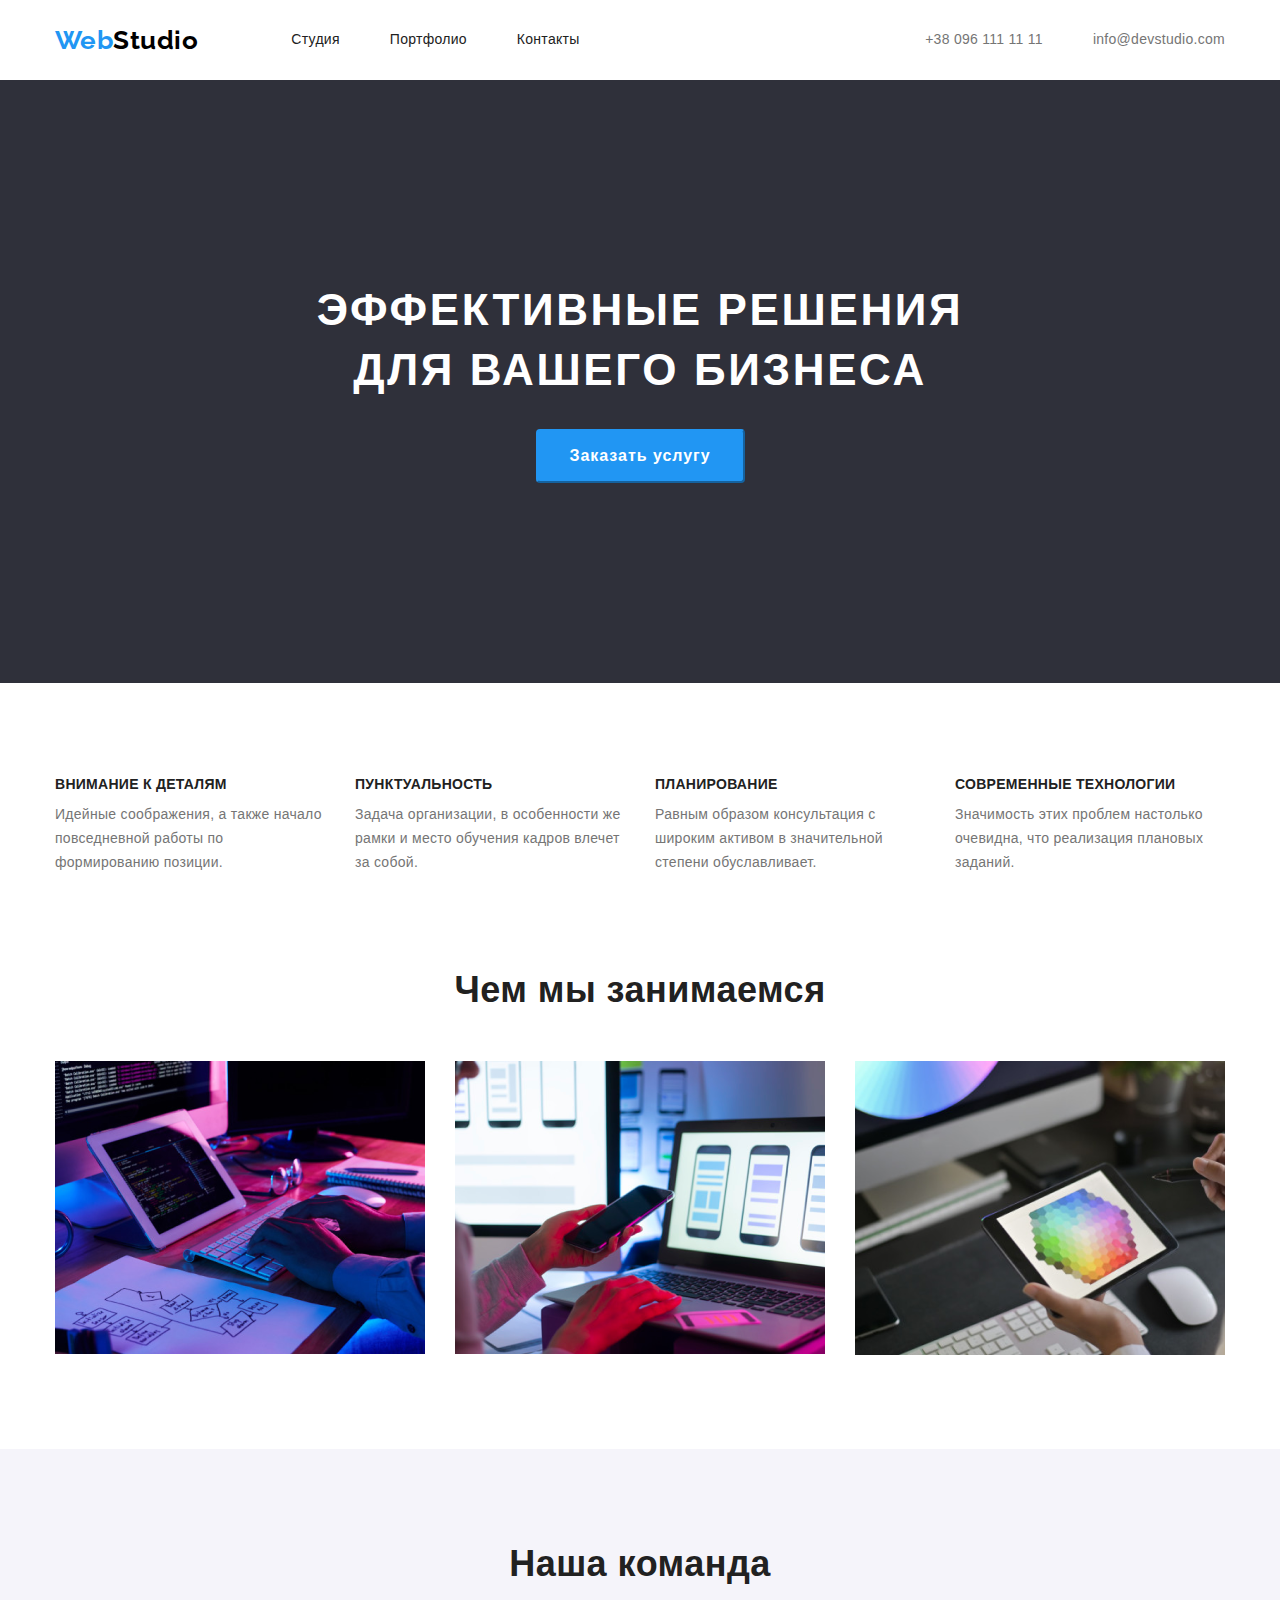
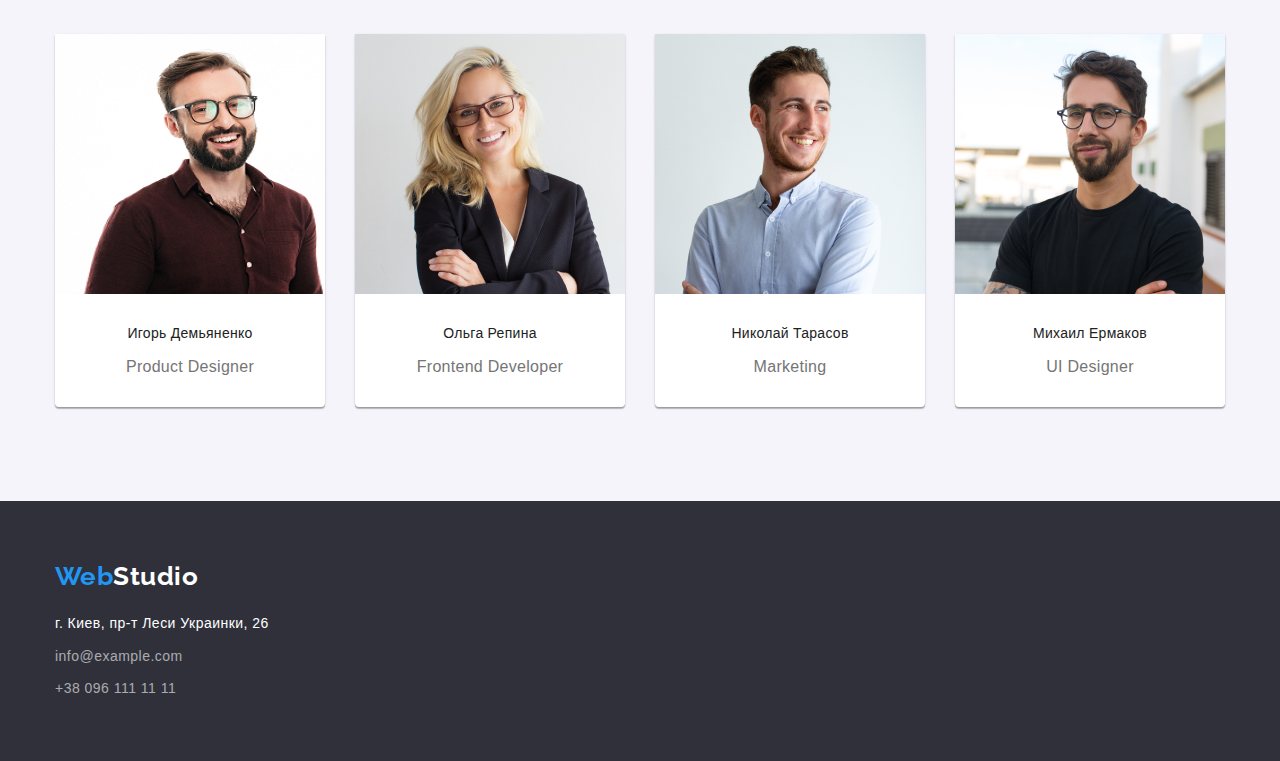
<file: index.html>
<!DOCTYPE html> 
<html lang="en">
  <head>
    <meta charset="UTF-8" />
    <meta name="WebStudio" content="width=device-width, initial-scale=1.0" />
    <title>WebStudio (Version 2.0)</title>
    <link rel="stylesheet" href="https://cdnjs.cloudflare.com/ajax/libs/modern-normalize/0.7.0/modern-normalize.min.css"/>
    <link href="https://fonts.googleapis.com/css2?family=Raleway:wght@700&display=fallback"
    rel="stylesheet" type="text/css"/>
    <link rel="stylesheet" href="css/styles.css">
    </head>

<body>
  <!--head line-->
  <header class="header">
    
    <!--navigation-->
    <div class="container navigation">
    <nav class="site-navigation">
    <a class="logo-header" href="./index.html"><span class="logo">Web</span>Studio</a>
    <ul class="list">
    <li class="item"><a href="./index.html" class="link">Студия</a></li>
    <li class="item"><a href="./portfolio.html" class="link">Портфолио</a></li>
    <li class="item"><a href="contacts" class="link">Контакты</a></li>
    </ul>
    </nav>
    <ul class="ctcs list">
    <li class="item"><a href="tel:0961111111" class="link">+38 096 111 11 11</a></li>
    <li class="item"><a href="mailto:info@devstudio.com" class="link">info@devstudio.com</a></li>
    </ul>
    </div>
  </header>

      <!--main container-->
    <main>
    <section class="effective-desisions">
    <h1 class="effective-title">Эффективные решения <br /> для вашего бизнеса</h1>
    <button class="button">Заказать услугу</button>
    </section>
    
    <section class="advantages">
    <div class="container">
    <ul class="advantages-list list">
    <li class="item">
    <h3 class="advantages-title">Внимание к деталям</h3>
    <p class="advantages-text">Идейные соображения, а также начало повседневной работы по формированию позиции.</p>
    </li>
    <li class="item">
    <h3 class="advantages-title">Пунктуальность</h3>
    <p class="advantages-text">Задача организации, в особенности же рамки и место обучения кадров влечет за собой.</p>
    </li>
    <li class="item">
    <h3 class="advantages-title">Планирование</h3>
    <p class="advantages-text">Равным образом консультация с широким активом в значительной степени обуславливает.</p>
    </li>
    <li class="item">
    <h3 class="advantages-title">Современные технологии</h3>
    <p class="advantages-text">Значимость этих проблем настолько очевидна, что реализация плановых заданий.</p>
    </li>
    </ul>
      </div>
    </section>

    <!--what we do container-->
    <section class="service">
<h2  class="service-title">Чем мы занимаемся</h2>
<div class="container">
<ul class="list">
<li class="item"><img src="./img/1.png" alt="Создаем современные веб сайты" width="370"></li>
<li class="item"><img src="./img/2.png" alt="Интегрируем под работу на мобильных устройствах" width="370"></li>
<li class="item"><img src="./img/3.png" alt="Оформляем веб дизайн" width="370"></li>
</ul>
</div>
    </section>

<!--our team-->
<section class="our-team">
<div class="container">
<h2 class="team-title">Наша команда</h2>
<ul class="list">
<li class="item">
<img src="./img/pd.png" alt="Игорь Демьяненко" width="270" height="260">
<h3 class="team-name list">Игорь Демьяненко</h3>
<p class="function">Product Designer</p>
</li>

<li class="item">
<img src="./img/fd.png" alt="Ольга Репина" width="270" height="260">
<h3 class="team-name list">Ольга Репина</h3>
<p class="function">Frontend Developer</p>
</li>

<li class="item">
<img src="./img/mk.png" alt="Николай Тарасов" width="270" height="260">
<h3 class="team-name list">Николай Тарасов</h3>
<p class="function">Marketing</p>
</li>

<li class="item">
<img src="./img/ui.png" alt="Михаил Ермаков" width="270" height="260">
<h3 class="team-name list">Михаил Ермаков</h3>
<p class="function">UI Designer</p>
</li>
</ul>
</div>
</section>
</main>

<footer class="footer">
  <div class="container">
  <a  href="./index.html" class="logo-header"><span class="logo">Web</span>Studio</a>

  <address class="address">
  <a class="street link" href="https://www.google.com.ua/maps/place/%D0%B1%D1%83%D0%BB.+%D0%9B%D0%B5%D1%81%D0%B8+%D0%A3%D0%BA%D1%80%D0%B0%D0%B8%D0%BD%D0%BA%D0%B8,+26,+%D0%9A%D0%B8%D0%B5%D0%B2,+02000/@50.4265841,30.5361971,17z/data=!3m1!4b1!4m5!3m4!1s0x40d4cf0e033ecbe9:0x57a4dffefec77da0!8m2!3d50.4265807!4d30.5383858?hl=ru&authuser=0"
  target="blank">г. Киев, пр-т Леси Украинки, 26</a>
  <a href="mailto:info@example.com" class="contacts link">info@example.com</a>
  <a href="tel:0961111111" class="contacts link">+38 096 111 11 11</a>
  </address>
</div>
</footer>
</body>
</html>
</file>
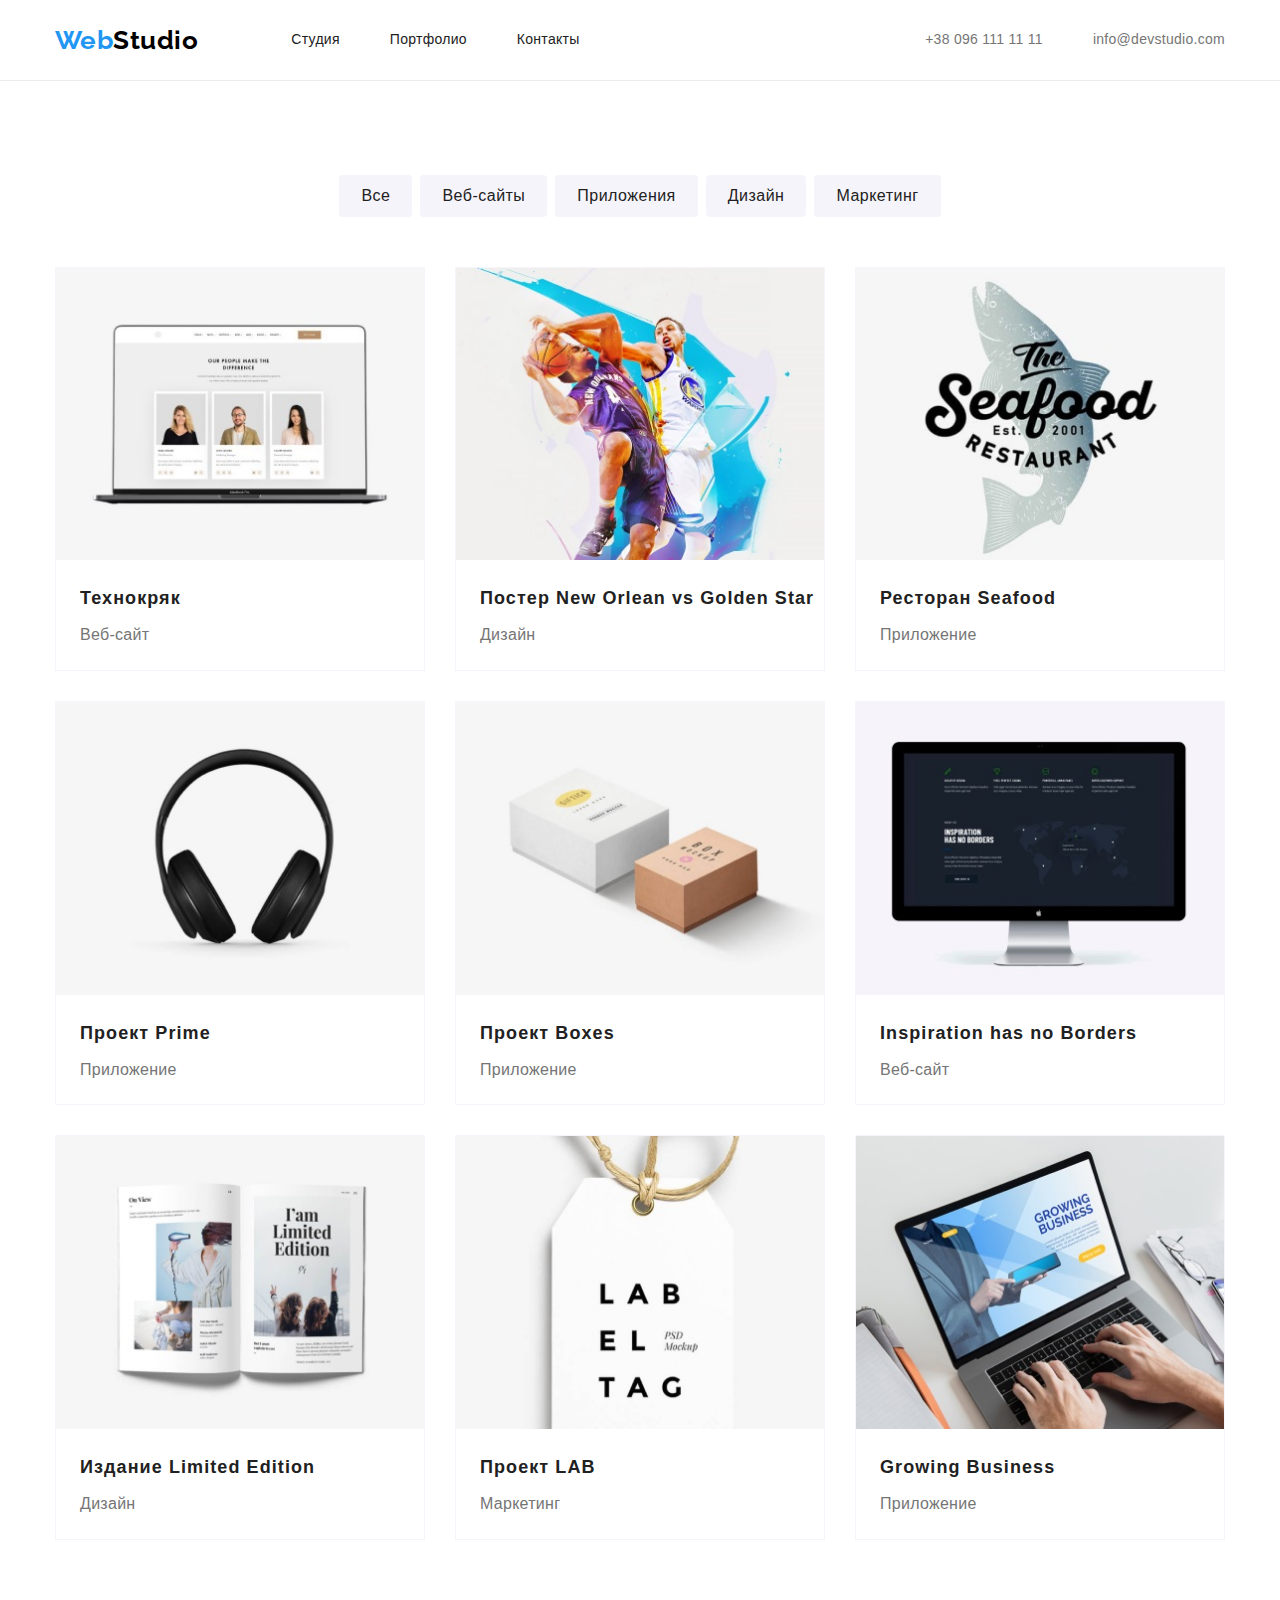
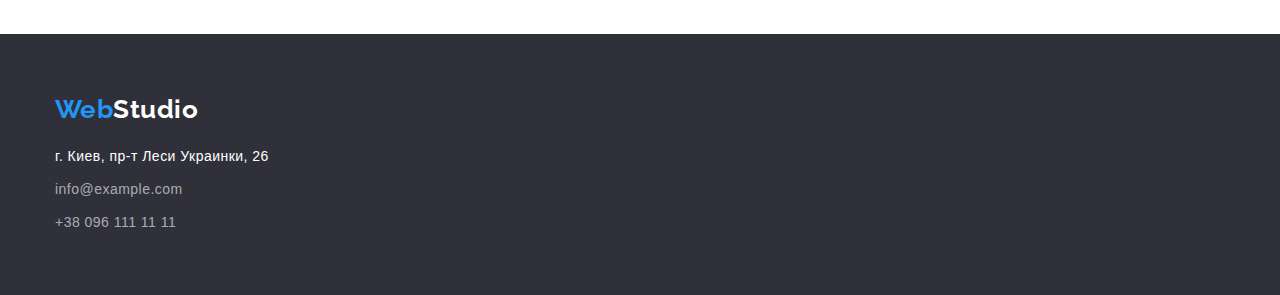
<file: portfolio.html>
<!DOCTYPE html>
<html lang="en">
  <head>
    <meta charset="UTF-8" />
    <meta name="Portfolio" content="width=device-width, initial-scale=1.0" />
    <title>WebStudio (Version 2.0)</title>
    <link rel="stylesheet" href="https://cdnjs.cloudflare.com/ajax/libs/modern-normalize/0.7.0/modern-normalize.min.css"/>
    <link href="https://fonts.googleapis.com/css2?family=Raleway:wght@700&display=fallback"
    rel="stylesheet" type="text/css"/>
    <link rel="stylesheet" href="css/styles.css">
    </head>

<body>
  <!--head line-->
  <header class="header">
    
    <!--navigation-->
    <div class="container navigation">
    <nav class="site-navigation">
    <a class="logo-header" href="./index.html"><span class="logo">Web</span>Studio</a>
    <ul class="list">
    <li class="item"><a href="./index.html" class="link">Студия</a></li>
    <li class="item"><a href="./portfolio.html" class="link">Портфолио</a></li>
    <li class="item"><a href="contacts" class="link">Контакты</a></li>
    </ul>
    </nav>
    <ul class="ctcs list">
    <li class="item"><a href="tel:0961111111" class="link">+38 096 111 11 11</a></li>
    <li class="item"><a href="mailto:info@devstudio.com" class="link">info@devstudio.com</a></li>
    </ul>
    </div>
  </header>
  
  <main>
        <!-- <h1>Portfolio</h1> -->
  <section class="examples">
    <div class="container">
  
    <!-- <h2>Filter portfolio</h2> -->
  <ul class="nav-list list">
    <li class="item"><a href="" class="buttons">Все</a></li>
    <li class="item"><a href="" class="buttons">Веб-сайты</a></li>
    <li class="item"><a href="" class="buttons">Приложения</a></li>
    <li class="item"><a href="" class="buttons">Дизайн</a></li>
    <li class="item"><a href="" class="buttons">Маркетинг</a></li>
  </ul>
  
  <!--projects-->
  
  <ul class="examples-list list">
  <li>
    <a class="link" href=""><img src="./img/techcrack.jpg" alt="Технокряк" width="370" height="294">
    <h3 class="examples-title">Технокряк</h3>
    <p class="examples-text">Веб-сайт</p></a>
    
  </li>
  
  <li>
    <a class="link" href=""><img src="./img/poster.jpg" alt="Постер New Orlean vs Golden Star" width="370" height="294">
    <h3 class="examples-title">Постер New Orlean vs Golden Star</h3>
    <p class="examples-text">Дизайн</p></a>
  </li>
  
  <li>
    <a class="link" href=""><img src="./img/restaurant.jpg" alt="Ресторан Seafood" width="370" height="294">
    <h3 class="examples-title">Ресторан Seafood</h3>
    <p class="examples-text">Приложение</p></a>
  </li>
  
  <li>
    <a class="link" href=""><img src="./img/prime.jpg" alt="Проект Prime" width="370" height="294">
    <h3 class="examples-title">Проект Prime</h3>
    <p class="examples-text">Приложение</p></a>
  </li>
  
  <li>
    <a class="link" href=""><img src="./img/boxes.jpg" alt="Проект Boxes" width="370" height="294">
    <h3 class="examples-title">Проект Boxes</h3>
    <p class="examples-text">Приложение</p></a>
  </li>
  
  <li>
    <a class="link" href=""><img src="./img/web.jpg" alt="Inspiration has no Borders" width="370" height="294">
    <h3 class="examples-title">Inspiration has no Borders</h3>
    <p class="examples-text">Веб-сайт</p></a>
  </li>
  
  <li>
    <a class="link" href=""><img src="./img/limited.jpg" alt="Издание Limited Edition" width="370" height="294">
    <h3 class="examples-title">Издание Limited Edition</h3>
    <p class="examples-text">Дизайн</p></a>
  </li>
  
  <li>
    <a class="link" href=""><img src="./img/lab.jpg" alt="Проект LAB" width="370" height="294">
    <h3 class="examples-title">Проект LAB</h3>
    <p class="examples-text">Маркетинг</p></a>
  </li>
  
  <li>
    <a class="link" href=""><img src="./img/busns.jpg" alt="Growing Business" width="370" height="294">
    <h3 class="examples-title">Growing Business</h3>
    <p class="examples-text">Приложение</p></a>
  </li>
  </ul>
  </div>
  </section>
  </main>
  
  <footer class="footer">
    <div class="container">
    <a  href="./index.html" class="logo-header"><span class="logo">Web</span>Studio</a>
  
    <address class="address">
    <a class="street link" href="https://www.google.com.ua/maps/place/%D0%B1%D1%83%D0%BB.+%D0%9B%D0%B5%D1%81%D0%B8+%D0%A3%D0%BA%D1%80%D0%B0%D0%B8%D0%BD%D0%BA%D0%B8,+26,+%D0%9A%D0%B8%D0%B5%D0%B2,+02000/@50.4265841,30.5361971,17z/data=!3m1!4b1!4m5!3m4!1s0x40d4cf0e033ecbe9:0x57a4dffefec77da0!8m2!3d50.4265807!4d30.5383858?hl=ru&authuser=0"
    target="blank">г. Киев, пр-т Леси Украинки, 26</a>
    <a href="mailto:info@example.com" class="contacts link">info@example.com</a>
    <a href="tel:0961111111" class="contacts link">+38 096 111 11 11</a>
    </address>
  </div>
  </footer>
  </body>
  </html>
</file>
<file: css/styles.css>
:root {
  --white: #ffffff;
  --black: #000000;
  --active: #2196F3;
  --primary-text: #212121;
  --secondary-text: #757575;
  --gray-bgc: #f5f4fa;
  --background-dark:#2F303A;
  --ctcs: rgba(255, 255, 255, 0.6);
  --port-line: #ececec;
}

html {
	box-sizing: border-box;
}

*,
*::before,
*::after {
	box-sizing: inherit;
}

body {
  color: var(--primary-text);
  background-color: var(--white);
  font-family: "Roboto", sans-serif;
  letter-spacing: 0.03em;
}

.list {
  list-style: none;
  padding: 0px;
  margin: 0px;
}

img {
  display: block;
  max-width: 100%;
  height: auto;
}

.link {
  text-decoration: none
}

/* Navigation*/

.navigation,
.site-navigation, 
.list,
.ctcs {
	display: flex;
  align-items: center;
}

.ctcs .link {
  display: block;
  align-items: center;
}

.site-navigation .link 
{color:var(--primary-text);
  font-weight: 500;
  font-size: 14px;
  font-style: normal;
}

.navigation {
  justify-content: space-between; 
}
  
.site-navigation .link {
	display: block;
	padding: 32px 0 32px;
  font-weight: 500;
	line-height: 1.14;
	letter-spacing: 0.02em;
	text-decoration: none;
}

.site-navigation .item:not(:last-child),
.ctcs .item:not(:last-child) {
	padding-right: 50px;}

/* logo*/

.logo {
color:var(--active);
}

.logo-header {
color: var(--black);
text-decoration: none;
font-family: "Raleway", sans-serif;
font-style: normal;
font-weight: 700; 
font-size: 26px;
line-height: 1.19;
margin-right: 93px;
}

.logo:hover,
.logo:focus {
color: var(--active);
}

.list 
{font-weight: 500;
font-size: 14px;
line-height: 1.14;
letter-spacing: 0.02em;
}

/*address*/
.link {
color:var(--secondary-text);
font-weight: 500;
font-size: 14px;
font-style: normal;
}

.link:hover,
.link:focus {
color: var(--active);
}

/*Main*/

.container {
	width: 1200px;
	margin-left: auto;
	margin-right: auto;
	padding:0 15px;
}

.effective-desisions {
  background-color: var(--secondary-text);
  padding: 200px 0 200px;
  text-align: center;
  background: var(--background-dark);
}

.effective-title {
  color: var(--white);
  font-weight: 900;
  font-size: 44px;
  line-height: 1.36;
  text-transform: uppercase;
  letter-spacing: 0.06em;
  margin-top: 0px;
  }

/*button*/
.button {
  color: var(--white);
  background-color: var(--active);
  border-color: var(--active);
  border-radius: 4px;
  font-weight: 700;
  font-size: 16px;
  line-height: 1.87;
  letter-spacing: 0.06em;
  font-family: inherit;
  margin: auto;
  padding: 10px 32px;
}

.buttons {
  color: var(--primary-text);
  background-color: var(--gray-bgc);
  border-color: var(--gray-bgc);
  font-weight: 500;
  font-size: 16px;
  line-height: 1.87;
  align-items: center;
  letter-spacing: 0.03em;
  border-radius: 4px;
}

.invisible-title {color: var(--white)}

.buttons:hover {
background-color: var(--active);
color: var(--white);
}
.buttons:focus{
color:var(--white)
}

/*advantages*/
.advantages {
padding: 94px 0 94px;}
  
.advantages-list {
display: flex;
}

.advantages-list .item {
width: 270px;
}

.advantages-list .item:not(:last-child){
margin-right: 30px;
}

.advantages-list p {margin: 0 0;}

.advantages-title {
font-weight: 700;
font-size: 14px;
line-height: 1.14;
text-transform: uppercase;
margin: 0 0 10px;
}

.advantages-text {
color: var(--secondary-text);
font-size: 14px;
line-height: 1.71;
}

/*what we do*/
.service {
padding-bottom: 94px;}
  
.service-title {
color: var(--primary-text);
margin: 0 0 50px;
font-size: 36px;
line-height: 1.16;
text-align: center;
}

.service .list {display: flex;}

.service .item:not(:last-child) {
margin-right: 30px;}

/*Team*/
.our-team {
background-color: var(--gray-bgc);
padding: 94px 0 94px;
font-size: 16px;
}

.our-team .list {
display: flex;}

.our-team .item:not(:last-child)
{margin-right: 30px;}

.our-team .item
{display: flex;
flex-direction: column;
align-items: center;
background-color:var(--white);
box-shadow: 
0px 1px 3px rgba(0, 0, 0, 0.12), 
0px 1px 1px rgba(0, 0, 0, 0.14), 
0px 2px 1px rgba(0, 0, 0, 0.2);
border-radius: 0px 0px 4px 4px;}
  
.team-title {
margin: 0 0 50px;
font-size: 36px;
line-height: 1.16;
text-align: center;
color: var(--primary-text)}

.team-name {
margin-top: 30px;
line-height: 1.18;
color: var(--primary-text);
}
 
.function {
color: var(--secondary-text);
font-weight: 400;
font-size: 16px;
line-height: 1.18;
margin-bottom: 30px;
}

/*footer*/

.footer {
background-color:var(--background-dark);
padding-top: 60px;
padding-bottom: 60px;
text-align: start;
color: rgba(255, 255, 255, 0.6)
}

.footer .header {
	margin-bottom: 20px;}

.footer .link
{display: block;
font-style: normal;
color: inherit;
}

.address {color: var(--white);
font-size: 14px;
line-height: 1.71;
font-style: normal;
}

.address .contacts {color:var(--ctcs);
}

.address a:not(:last-child) {
  margin-bottom: 9px;
}

.street {padding-top: 20px;}

.footer .logo-header {
  color: var(--white);
}

.examples {
	padding: 94px 0 94px;
  border-top: 1px solid var(--port-line);
}

.nav-list {
	display: flex;
	justify-content: center;
	margin-bottom: 50px;
}

.nav-list .buttons {
    color: var(--primary-text);
    background-color: var(--gray-bgc);
    border-color: var(--gray-bgc);
    border-radius: 4px;
    font-weight: 500;
    font-size: 16px;
    line-height: 1.87;
    letter-spacing: 0.03em;
    align-items: center;
    display: block;
    padding: 6px 22px;
    text-decoration: none;
}

.nav-list .item:not(:last-child) {
	margin-right: 8px;
}

.nav-list .buttons:hover,
.nav-list .buttons:focus {
  color: var(--white);
  background-color:var(--active);}

.examples-list {
	display: flex;
	flex-wrap: wrap;
	justify-content: center;
}

.examples-list li {
	width: calc((100% - 60px) / 3);
	margin-right: 30px;

	background-color: var(--white);
	border: 1px solid var(--gray-bgc);;
}

.examples-list li:nth-child(3n) {
	margin-right: 0px;
}

.examples-list li:not(:nth-last-child(-n + 3)) {
	margin-bottom: 30px;
}

.examples-title {
  margin: 20px 0 4px 24px;
	color: var(--primary-text);
	font-weight: 700;
	font-size: 18px;
	line-height: 2;
  letter-spacing: 0.06em;}

.examples-text {
  margin-top: 0;
	margin-bottom: 0;
	margin-left: 24px;
  padding-bottom: 20px;
  color: var(--secondary-text);
	font-size: 16px;
  line-height: 1.87;
}
</file>
